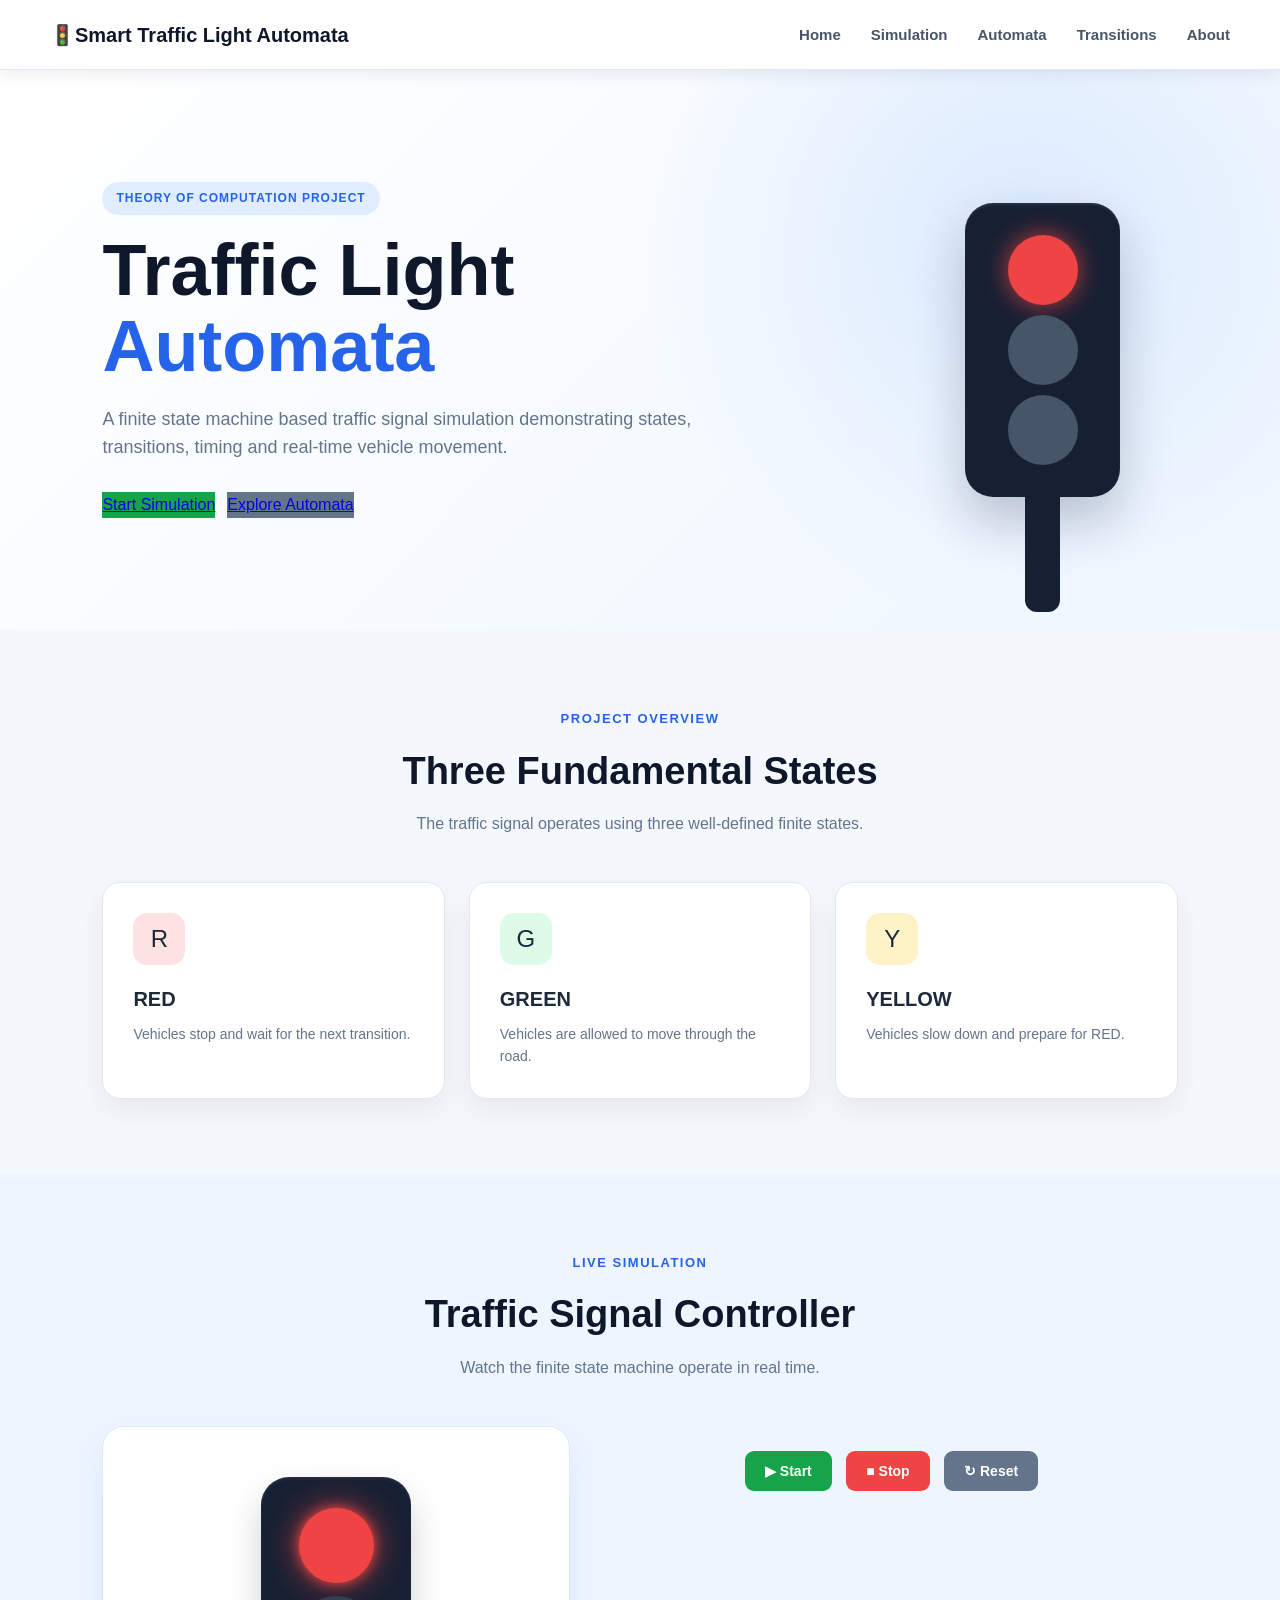
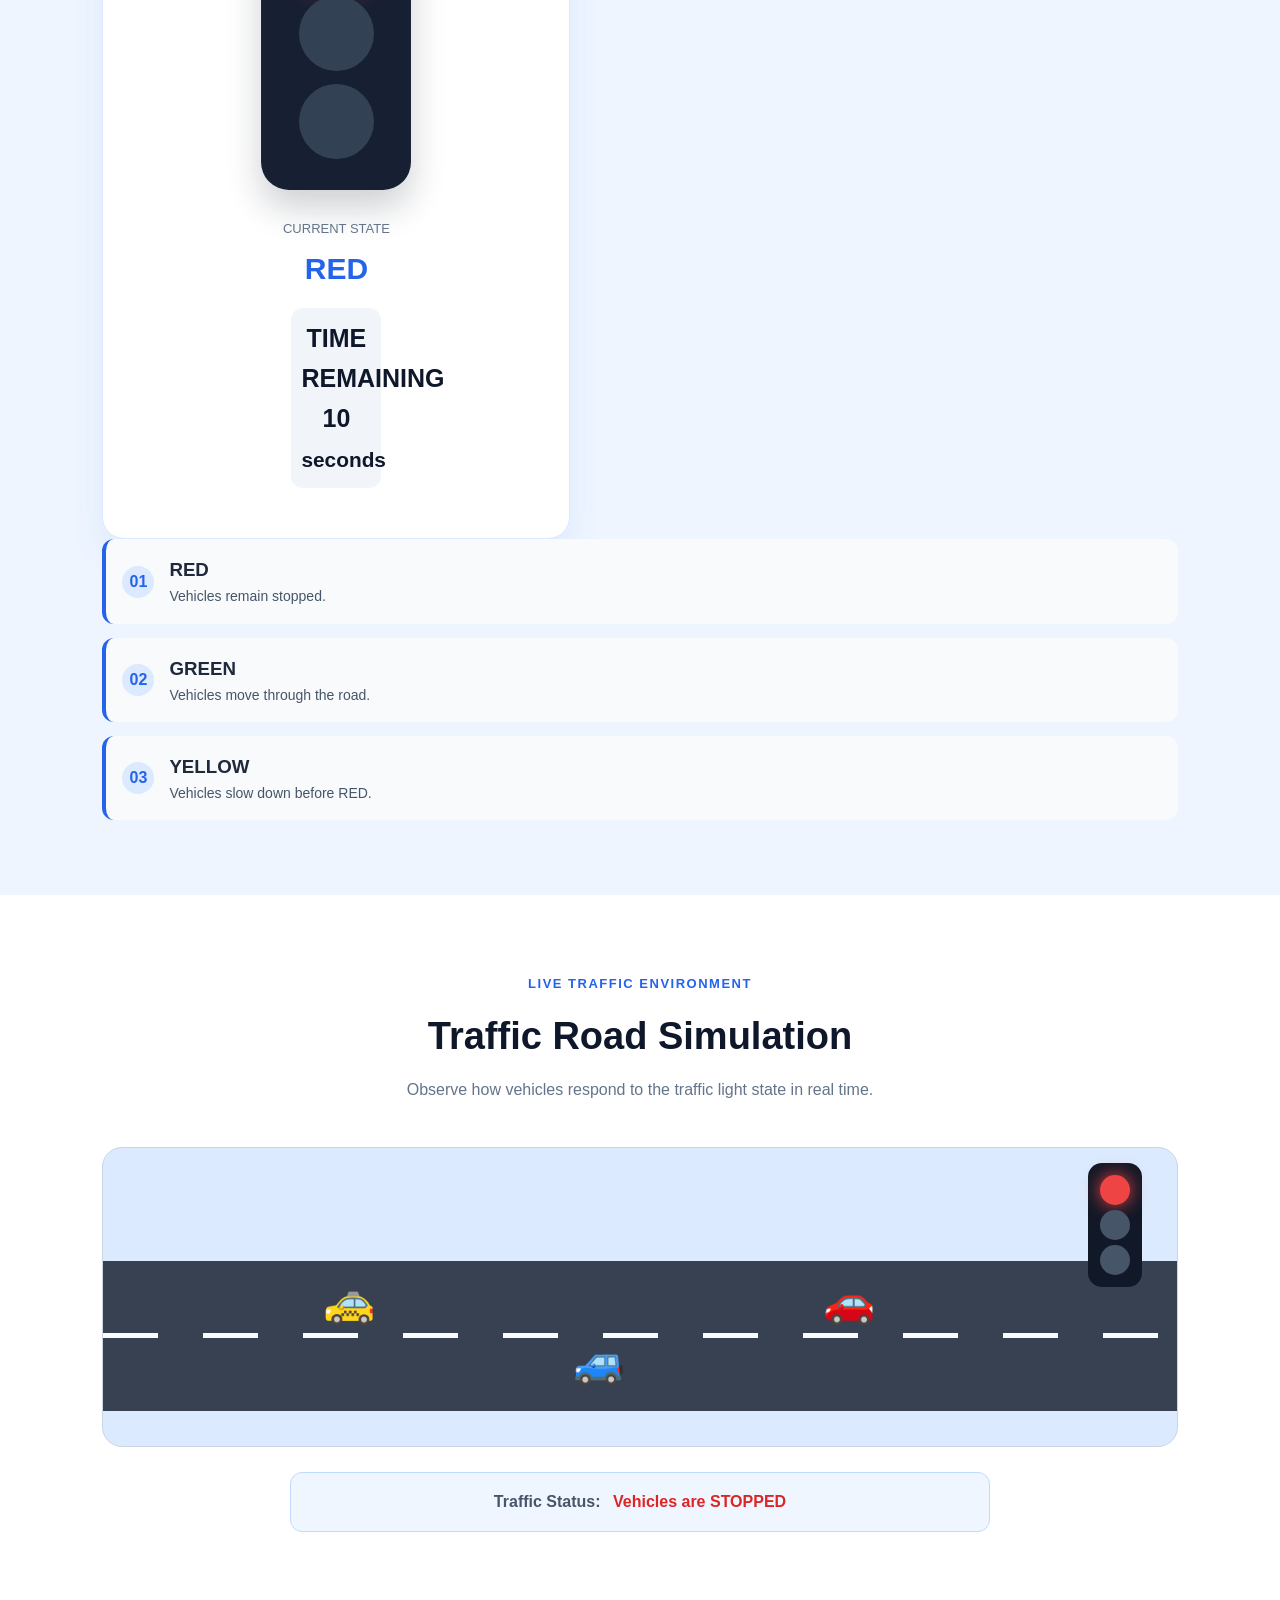
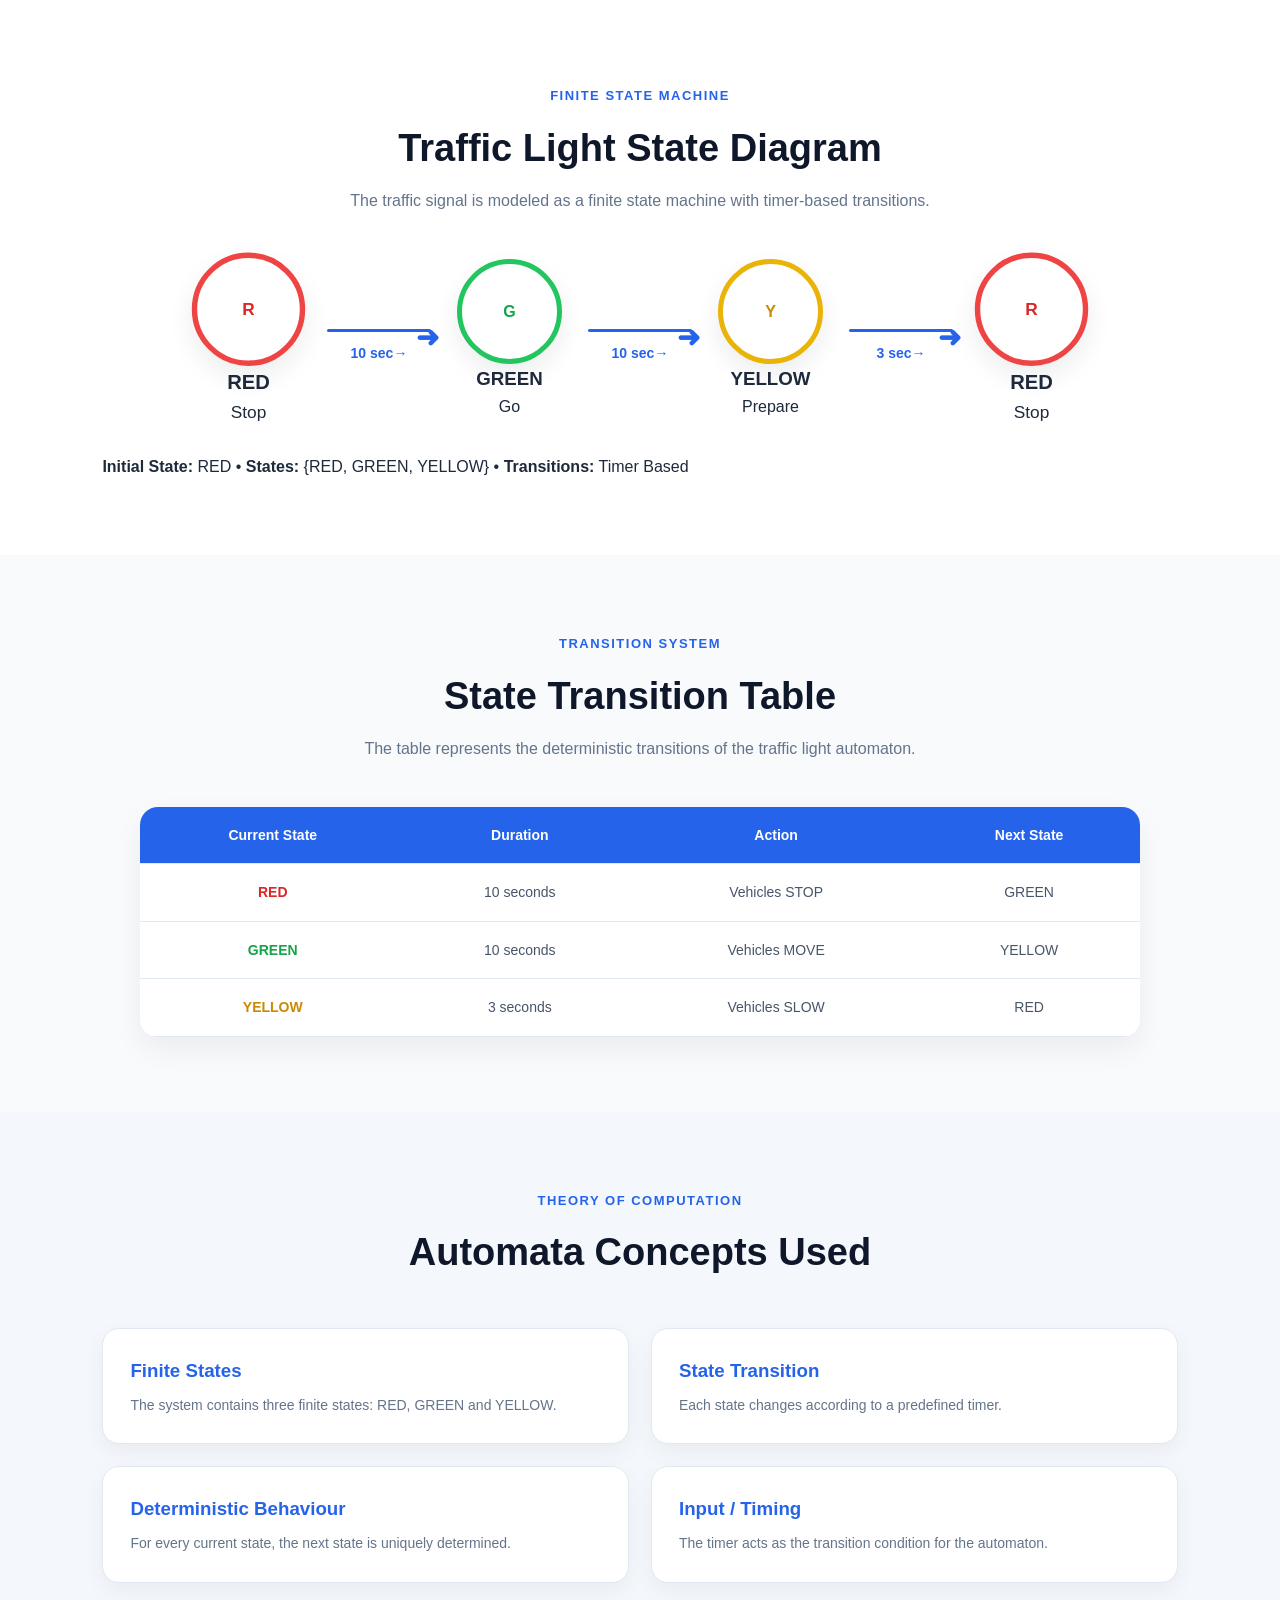
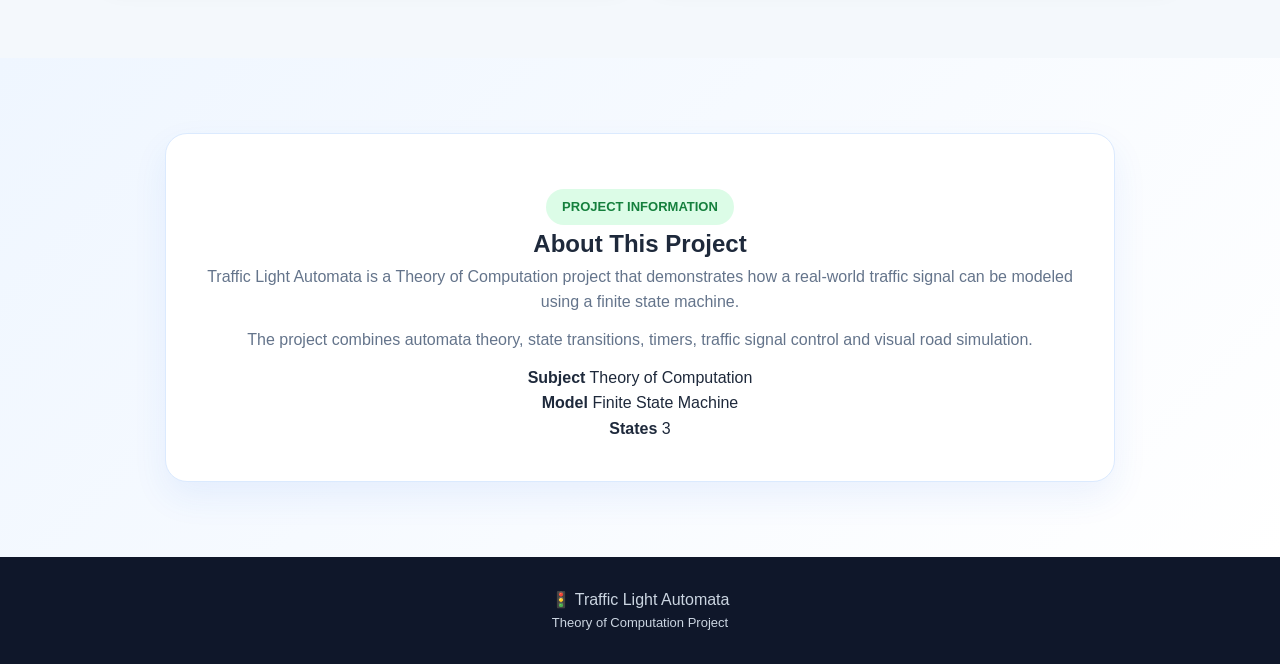
<file: index.html>
<!DOCTYPE html>
<html lang="en">

<head>
    <meta name="google-site-verification" content="T9aRC25wmuDdvoOSUS79K2mMBS2fT9k1vPfbIZ90Slk" />
    <meta charset="UTF-8">
    <meta name="viewport" content="width=device-width, initial-scale=1.0">

    <title>Smart Traffic Light Automata</title>

    <link rel="stylesheet" href="style.css">
</head>

<body>

    <!-- ================= NAVBAR ================= -->

    <nav class="navbar">

        <div class="logo">
            🚦Smart Traffic Light Automata
        </div>

        <div class="nav-links">
            <a href="#home">Home</a>
            <a href="#simulation">Simulation</a>
            <a href="#automata">Automata</a>
            <a href="#transition">Transitions</a>
            <a href="#about">About</a>
        </div>

    </nav>


    <!-- ================= HERO ================= -->

    <section class="hero" id="home">

        <div class="hero-content">

            <span class="badge">
                THEORY OF COMPUTATION PROJECT
            </span>

            <h1>
                Traffic Light
                <span>Automata</span>
            </h1>

            <p>
                A finite state machine based traffic signal
                simulation demonstrating states, transitions,
                timing and real-time vehicle movement.
            </p>

            <div class="hero-buttons">

                <a href="#simulation" class="start-btn">
                    Start Simulation
                </a>

                <a href="#automata" class="reset-btn">
                    Explore Automata
                </a>

            </div>

        </div>


        <div class="hero-visual">

            <div class="hero-signal">

                <div class="mini-light" id="hero-red"></div>
                <div class="mini-light" id="hero-yellow"></div>
                <div class="mini-light" id="hero-green"></div>

            </div>

        </div>

    </section>


    <!-- ================= OVERVIEW ================= -->

    <section class="info-section">

        <div class="section-heading">

            <span>PROJECT OVERVIEW</span>

            <h2>Three Fundamental States</h2>

            <p>
                The traffic signal operates using three
                well-defined finite states.
            </p>

        </div>


        <div class="info-grid">

            <div class="info-card">

                <div class="info-icon red-icon">
                    R
                </div>

                <h3>RED</h3>

                <p>
                    Vehicles stop and wait for the next transition.
                </p>

            </div>


            <div class="info-card">

                <div class="info-icon green-icon">
                    G
                </div>

                <h3>GREEN</h3>

                <p>
                    Vehicles are allowed to move through the road.
                </p>

            </div>


            <div class="info-card">

                <div class="info-icon yellow-icon">
                    Y
                </div>

                <h3>YELLOW</h3>

                <p>
                    Vehicles slow down and prepare for RED.
                </p>

            </div>

        </div>

    </section>


    <!-- ================= SIMULATION ================= -->

    <section class="simulation-section" id="simulation">

        <div class="section-heading">

            <span>LIVE SIMULATION</span>

            <h2>Traffic Signal Controller</h2>

            <p>
                Watch the finite state machine operate in real time.
            </p>

        </div>


        <div class="simulation-container">

            <div class="simulation-card">

                <div class="traffic-light">

                    <div class="light" id="red"></div>

                    <div class="light" id="yellow"></div>

                    <div class="light" id="green"></div>

                </div>


                <div class="state-display">

                    <span class="current-label">
                        CURRENT STATE
                    </span>

                    <h2 id="currentState">
                        RED
                    </h2>

                    <div class="timer-box">

                        <span>TIME REMAINING</span>

                        <strong id="timer">
                            10
                        </strong>

                        <small>seconds</small>

                    </div>

                </div>

            </div>


            <div class="controls">

                <button class="start-btn" onclick="startSimulation()">
                    ▶ Start
                </button>

                <button class="stop-btn" onclick="stopSimulation()">
                    ■ Stop
                </button>

                <button class="reset-btn" onclick="resetSimulation()">
                    ↻ Reset
                </button>

            </div>

        </div>


        <div class="rules">

            <div class="rule">

                <div class="rule-number">01</div>

                <div>
                    <h3>RED</h3>
                    <p>Vehicles remain stopped.</p>
                </div>

            </div>


            <div class="rule">

                <div class="rule-number">02</div>

                <div>
                    <h3>GREEN</h3>
                    <p>Vehicles move through the road.</p>
                </div>

            </div>


            <div class="rule">

                <div class="rule-number">03</div>

                <div>
                    <h3>YELLOW</h3>
                    <p>Vehicles slow down before RED.</p>
                </div>

            </div>

        </div>

    </section>


    <!-- ================= ROAD ================= -->

    <section class="road-section" id="road">

        <div class="section-heading">

            <span>LIVE TRAFFIC ENVIRONMENT</span>

            <h2>Traffic Road Simulation</h2>

            <p>
                Observe how vehicles respond to the traffic
                light state in real time.
            </p>

        </div>


        <div class="road-container">

            <div class="road-signal">

                <div class="road-signal-box">

                    <div class="road-light active" id="road-red">
                    </div>

                    <div class="road-light" id="road-yellow">
                    </div>

                    <div class="road-light" id="road-green">
                    </div>

                </div>

            </div>


            <div class="road">

                <div class="road-line"></div>

                <div class="car car-one">
                    🚗
                </div>

                <div class="car car-two">
                    🚙
                </div>

                <div class="car car-three">
                    🚕
                </div>

            </div>

        </div>


        <div class="traffic-status">

            <strong>Traffic Status:</strong>

            <span id="trafficStatus">
                Vehicles are STOPPED
            </span>

        </div>

    </section>


    <!-- ================= FSM ================= -->

    <section class="fsm-section" id="automata">

        <div class="section-heading">

            <span>FINITE STATE MACHINE</span>

            <h2>Traffic Light State Diagram</h2>

            <p>
                The traffic signal is modeled as a finite
                state machine with timer-based transitions.
            </p>

        </div>


        <div class="fsm-diagram">


            <!-- RED -->

            <div class="fsm-state red-node" id="fsm-red">

                <div class="node-circle">
                    R
                </div>

                <h3>RED</h3>

                <p>Stop</p>

            </div>


            <!-- RED → GREEN -->

            <div class="transition-arrow" id="arrow-red-green">

                <span>
                    10 sec
                </span>

                <strong>
                    →
                </strong>

            </div>


            <!-- GREEN -->

            <div class="fsm-state green-node" id="fsm-green">

                <div class="node-circle">
                    G
                </div>

                <h3>GREEN</h3>

                <p>Go</p>

            </div>


            <!-- GREEN → YELLOW -->

            <div class="transition-arrow" id="arrow-green-yellow">

                <span>
                    10 sec
                </span>

                <strong>
                    →
                </strong>

            </div>


            <!-- YELLOW -->

            <div class="fsm-state yellow-node" id="fsm-yellow">

                <div class="node-circle">
                    Y
                </div>

                <h3>YELLOW</h3>

                <p>Prepare</p>

            </div>


            <!-- YELLOW → RED -->

            <div class="transition-arrow" id="arrow-yellow-red">

                <span>
                    3 sec
                </span>

                <strong>
                    →
                </strong>

            </div>


            <!-- RED -->

            <div class="fsm-state red-node">

                <div class="node-circle">
                    R
                </div>

                <h3>RED</h3>

                <p>Stop</p>

            </div>

        </div>


        <!-- FORMAL FSM -->

        <div class="fsm-formula">

            <strong>Initial State:</strong>
            RED

            <span>•</span>

            <strong>States:</strong>
            {RED, GREEN, YELLOW}

            <span>•</span>

            <strong>Transitions:</strong>
            Timer Based

        </div>

    </section>


    <!-- ================= TRANSITION TABLE ================= -->

    <section class="table-section" id="transition">

        <div class="section-heading">

            <span>TRANSITION SYSTEM</span>

            <h2>State Transition Table</h2>

            <p>
                The table represents the deterministic
                transitions of the traffic light automaton.
            </p>

        </div>


        <div class="table-wrapper">

            <table>

                <thead>

                    <tr>

                        <th>Current State</th>
                        <th>Duration</th>
                        <th>Action</th>
                        <th>Next State</th>

                    </tr>

                </thead>


                <tbody>

                    <tr>

                        <td>
                            <span class="status-red">
                                RED
                            </span>
                        </td>

                        <td>
                            10 seconds
                        </td>

                        <td>
                            Vehicles STOP
                        </td>

                        <td>
                            GREEN
                        </td>

                    </tr>


                    <tr>

                        <td>
                            <span class="status-green">
                                GREEN
                            </span>
                        </td>

                        <td>
                            10 seconds
                        </td>

                        <td>
                            Vehicles MOVE
                        </td>

                        <td>
                            YELLOW
                        </td>

                    </tr>


                    <tr>

                        <td>
                            <span class="status-yellow">
                                YELLOW
                            </span>
                        </td>

                        <td>
                            3 seconds
                        </td>

                        <td>
                            Vehicles SLOW
                        </td>

                        <td>
                            RED
                        </td>

                    </tr>

                </tbody>

            </table>

        </div>

    </section>


    <!-- ================= CONCEPTS ================= -->

    <section class="concepts-section">

        <div class="section-heading">

            <span>THEORY OF COMPUTATION</span>

            <h2>Automata Concepts Used</h2>

        </div>


        <div class="concepts-grid">

            <div class="concept-card">

                <h3>Finite States</h3>

                <p>
                    The system contains three finite states:
                    RED, GREEN and YELLOW.
                </p>

            </div>


            <div class="concept-card">

                <h3>State Transition</h3>

                <p>
                    Each state changes according to a
                    predefined timer.
                </p>

            </div>


            <div class="concept-card">

                <h3>Deterministic Behaviour</h3>

                <p>
                    For every current state, the next state
                    is uniquely determined.
                </p>

            </div>


            <div class="concept-card">

                <h3>Input / Timing</h3>

                <p>
                    The timer acts as the transition
                    condition for the automaton.
                </p>

            </div>

        </div>

    </section>


    <!-- ================= ABOUT ================= -->

    <section class="about-section" id="about">

        <div class="about-card">

            <span class="project-tag">
                PROJECT INFORMATION
            </span>

            <h2>
                About This Project
            </h2>

            <p>
                Traffic Light Automata is a Theory of
                Computation project that demonstrates how
                a real-world traffic signal can be modeled
                using a finite state machine.
            </p>

            <p>
                The project combines automata theory,
                state transitions, timers, traffic signal
                control and visual road simulation.
            </p>


            <div class="project-details">

                <div>

                    <strong>Subject</strong>

                    <span>
                        Theory of Computation
                    </span>

                </div>


                <div>

                    <strong>Model</strong>

                    <span>
                        Finite State Machine
                    </span>

                </div>


                <div>

                    <strong>States</strong>

                    <span>
                        3
                    </span>

                </div>

            </div>

        </div>

    </section>


    <!-- ================= FOOTER ================= -->

    <footer>

        <div>
            🚦 Traffic Light Automata
        </div>

        <p>
            Theory of Computation Project
        </p>

    </footer>


    <script src="script.js"></script>

</body>

</html>
</file>
<file: style.css>
/* ================================
   GLOBAL RESET
================================ */

* {
    margin: 0;
    padding: 0;
    box-sizing: border-box;
}

html {
    scroll-behavior: smooth;
}

body {
    font-family: "Segoe UI", Arial, sans-serif;
    background: #f4f8fc;
    color: #1e293b;
    line-height: 1.6;
}


/* ================================
   NAVIGATION BAR
================================ */

.navbar {
    position: sticky;
    top: 0;
    z-index: 1000;

    display: flex;
    justify-content: space-between;
    align-items: center;

    padding: 16px 7%;

    background: rgba(255, 255, 255, 0.96);
    border-bottom: 1px solid #e2e8f0;

    box-shadow: 0 4px 18px rgba(30, 64, 175, 0.06);
}

.logo {
    font-size: 22px;
    font-weight: 800;
    color: #2563eb;
}

.nav-links {
    display: flex;
    gap: 28px;
    list-style: none;
}

.nav-links a {
    text-decoration: none;
    color: #475569;
    font-size: 14px;
    font-weight: 600;

    transition: 0.25s;
}

.nav-links a:hover {
    color: #2563eb;
}


/* ================================
   HERO SECTION
================================ */

.hero {
    min-height: 560px;

    display: flex;
    align-items: center;
    justify-content: space-between;

    gap: 60px;

    padding: 80px 8%;

    background:
        radial-gradient(circle at 80% 30%, #dbeafe 0%, transparent 35%),
        linear-gradient(135deg, #ffffff, #eef6ff);
}

.hero-content {
    max-width: 650px;
}

.badge {
    display: inline-block;

    padding: 7px 14px;
    margin-bottom: 18px;

    border-radius: 30px;

    background: #e0ecff;
    color: #2563eb;

    font-size: 12px;
    font-weight: 800;
    letter-spacing: 1px;
}

.hero h1 {
    font-size: clamp(42px, 6vw, 72px);
    line-height: 1.05;

    margin-bottom: 20px;

    color: #0f172a;
}

.hero h1 span {
    color: #2563eb;
}

.hero p {
    max-width: 600px;

    color: #64748b;
    font-size: 18px;

    margin-bottom: 30px;
}

.hero-buttons {
    display: flex;
    gap: 12px;
    flex-wrap: wrap;
}

.primary-btn,
.secondary-btn {
    display: inline-block;

    padding: 13px 24px;

    border-radius: 10px;

    text-decoration: none;

    font-weight: 700;
    font-size: 14px;

    transition: 0.25s;
}

.primary-btn {
    background: #2563eb;
    color: white;

    box-shadow: 0 8px 20px rgba(37, 99, 235, 0.22);
}

.primary-btn:hover {
    transform: translateY(-3px);
    background: #1d4ed8;
}

.secondary-btn {
    background: white;
    color: #2563eb;
    border: 1px solid #bfdbfe;
}

.secondary-btn:hover {
    transform: translateY(-3px);
    background: #eff6ff;
}


/* ================================
   HERO TRAFFIC SIGNAL
================================ */

.hero-visual {
    display: flex;
    justify-content: center;
    align-items: center;

    min-width: 270px;
}

.hero-signal {
    width: 155px;
    padding: 22px 18px;

    background: #172033;

    border-radius: 28px;

    box-shadow:
        0 25px 50px rgba(15, 23, 42, 0.22),
        inset 0 2px 2px rgba(255, 255, 255, 0.08);

    position: relative;
}

.hero-signal::after {
    content: "";

    position: absolute;

    width: 35px;
    height: 120px;

    background: #172033;

    bottom: -115px;
    left: 60px;

    border-radius: 0 0 12px 12px;
}

.mini-light {
    width: 70px;
    height: 70px;

    margin: 10px auto;

    border-radius: 50%;

    background: #334155;

    transition: 0.4s;
}

#hero-red {
    background: #ef4444;
    box-shadow: 0 0 28px rgba(239, 68, 68, 0.75);
}

#hero-yellow {
    background: #475569;
}

#hero-green {
    background: #475569;
}


/* ================================
   MAIN SECTIONS
================================ */

section {
    padding: 75px 8%;
}

.section-heading {
    max-width: 700px;
    margin: 0 auto 45px;

    text-align: center;
}

.section-heading span {
    color: #2563eb;

    font-size: 13px;
    font-weight: 800;

    letter-spacing: 1.5px;
    text-transform: uppercase;
}

.section-heading h2 {
    margin: 10px 0;

    font-size: 38px;
    color: #0f172a;
}

.section-heading p {
    color: #64748b;
}


/* ================================
   OVERVIEW CARDS
================================ */

.info-grid {
    max-width: 1100px;
    margin: auto;

    display: grid;
    grid-template-columns: repeat(3, 1fr);

    gap: 24px;
}

.info-card {
    padding: 30px;

    background: white;

    border-radius: 18px;

    border: 1px solid #e2e8f0;

    box-shadow: 0 12px 30px rgba(15, 23, 42, 0.06);

    transition: 0.3s;
}

.info-card:hover {
    transform: translateY(-7px);

    box-shadow: 0 18px 35px rgba(37, 99, 235, 0.12);
}

.info-icon {
    width: 52px;
    height: 52px;

    display: flex;
    align-items: center;
    justify-content: center;

    margin-bottom: 18px;

    border-radius: 14px;

    font-size: 24px;
}

.red-icon {
    background: #fee2e2;
}

.green-icon {
    background: #dcfce7;
}

.yellow-icon {
    background: #fef3c7;
}

.info-card h3 {
    margin-bottom: 8px;

    font-size: 20px;
}

.info-card p {
    color: #64748b;
    font-size: 14px;
}


/* ================================
   SIMULATION SECTION
================================ */

.simulation-section {
    background: #eef5ff;
}

.simulation-container {
    max-width: 1100px;
    margin: auto;

    display: grid;
    grid-template-columns: 0.9fr 1.1fr;

    gap: 35px;
}

.simulation-card,
.state-card {
    background: white;

    border-radius: 22px;

    padding: 35px;

    border: 1px solid #dbeafe;

    box-shadow: 0 15px 35px rgba(37, 99, 235, 0.08);
}

.simulation-card h3,
.state-card h3 {
    margin-bottom: 25px;

    font-size: 22px;
}


/* ================================
   TRAFFIC LIGHT
================================ */

.traffic-light {
    width: 150px;

    padding: 18px;

    margin: 15px auto 25px;

    background: #172033;

    border-radius: 28px;

    box-shadow:
        0 18px 35px rgba(15, 23, 42, 0.2),
        inset 0 2px 3px rgba(255, 255, 255, 0.08);
}

.light {
    width: 75px;
    height: 75px;

    margin: 13px auto;

    border-radius: 50%;

    background: #334155;

    transition: 0.35s;
}

#red.active {
    background: #ef4444;
    box-shadow:
        0 0 12px #ef4444,
        0 0 35px rgba(239, 68, 68, 0.75);
}

#yellow.active {
    background: #facc15;
    box-shadow:
        0 0 12px #facc15,
        0 0 35px rgba(250, 204, 21, 0.75);
}

#green.active {
    background: #22c55e;
    box-shadow:
        0 0 12px #22c55e,
        0 0 35px rgba(34, 197, 94, 0.75);
}


/* ================================
   STATE + TIMER
================================ */

.state-display {
    text-align: center;
}

.current-label {
    color: #64748b;
    font-size: 13px;
}

#currentState {
    margin: 5px 0;

    font-size: 30px;
    font-weight: 800;

    color: #2563eb;
}

.timer-box {
    margin: 15px auto;

    width: 90px;
    padding: 10px;

    border-radius: 12px;

    background: #f1f5f9;

    font-size: 25px;
    font-weight: 800;

    color: #0f172a;
}


/* ================================
   BUTTONS
================================ */

.controls {
    text-align: center;

    margin-top: 20px;
}

button {
    border: none;

    padding: 12px 20px;
    margin: 5px;

    border-radius: 9px;

    color: white;

    font-size: 14px;
    font-weight: 700;

    cursor: pointer;

    transition: 0.25s;
}

button:hover {
    transform: translateY(-2px);
}

.start-btn {
    background: #16a34a;
}

.stop-btn {
    background: #ef4444;
}

.reset-btn {
    background: #64748b;
}


/* ================================
   RULES
================================ */

.rules {
    display: flex;
    flex-direction: column;

    gap: 14px;
}

.rule {
    display: flex;
    align-items: center;

    gap: 15px;

    padding: 16px;

    border-radius: 12px;

    background: #f8fafc;

    border-left: 4px solid #2563eb;
}

.rule-number {
    min-width: 32px;
    height: 32px;

    display: flex;
    align-items: center;
    justify-content: center;

    border-radius: 50%;

    background: #dbeafe;
    color: #2563eb;

    font-weight: 800;
}

.rule p {
    color: #475569;
    font-size: 14px;
}


/* ================================
   FSM DIAGRAM
================================ */

.fsm-section {
    background: white;
}

.fsm-diagram {
    max-width: 1000px;

    margin: 35px auto;

    display: flex;

    align-items: center;
    justify-content: center;

    gap: 18px;

    flex-wrap: wrap;
}

.fsm-state {
    text-align: center;
}

.node-circle {
    width: 105px;
    height: 105px;

    display: flex;
    align-items: center;
    justify-content: center;

    border-radius: 50%;

    background: white;

    font-size: 16px;
    font-weight: 800;

    box-shadow: 0 10px 25px rgba(15, 23, 42, 0.08);
}

.red-node .node-circle {
    border: 5px solid #ef4444;
    color: #dc2626;
}

.green-node .node-circle {
    border: 5px solid #22c55e;
    color: #16a34a;
}

.yellow-node .node-circle {
    border: 5px solid #eab308;
    color: #ca8a04;
}

.transition-arrow {
    font-size: 32px;
    font-weight: 800;

    color: #94a3b8;
}

.state-description {
    margin-top: 10px;

    color: #64748b;
    font-size: 12px;
}


/* ================================
   FORMULA
================================ */

.formula-box {
    max-width: 850px;

    margin: 40px auto 0;

    padding: 25px;

    text-align: center;

    background: #eff6ff;

    border: 1px solid #bfdbfe;

    border-radius: 16px;
}

.formula-box h3 {
    margin-bottom: 10px;

    color: #2563eb;
}

.formula {
    font-family: "Courier New", monospace;

    font-size: 18px;
    font-weight: 700;

    color: #0f172a;
}


/* ================================
   TRANSITION TABLE
================================ */

.table-section {
    background: #f8fafc;
}

.table-wrapper {
    max-width: 1000px;

    margin: auto;

    overflow-x: auto;

    background: white;

    border-radius: 18px;

    box-shadow: 0 12px 30px rgba(15, 23, 42, 0.06);
}

table {
    width: 100%;

    border-collapse: collapse;
}

th,
td {
    padding: 17px;

    text-align: center;

    border-bottom: 1px solid #e2e8f0;
}

th {
    background: #2563eb;

    color: white;

    font-size: 14px;
}

td {
    color: #475569;
    font-size: 14px;
}

tr:hover td {
    background: #eff6ff;
}

.status-red {
    color: #dc2626;
    font-weight: 800;
}

.status-green {
    color: #16a34a;
    font-weight: 800;
}

.status-yellow {
    color: #ca8a04;
    font-weight: 800;
}


/* ================================
   AUTOMATA CONCEPTS
================================ */

.concepts-grid {
    max-width: 1100px;

    margin: auto;

    display: grid;

    grid-template-columns: repeat(2, 1fr);

    gap: 22px;
}

.concept-card {
    padding: 27px;

    background: white;

    border-radius: 17px;

    border: 1px solid #e2e8f0;

    box-shadow: 0 8px 22px rgba(15, 23, 42, 0.05);

    transition: 0.25s;
}

.concept-card:hover {
    transform: translateY(-4px);

    border-color: #bfdbfe;
}

.concept-card h3 {
    margin-bottom: 8px;

    color: #2563eb;
}

.concept-card p {
    color: #64748b;

    font-size: 14px;
}


/* ================================
   ABOUT SECTION
================================ */

.about-section {
    background:
        linear-gradient(135deg, #eff6ff, #ffffff);
}

.about-card {
    max-width: 950px;

    margin: auto;

    padding: 40px;

    background: white;

    border-radius: 22px;

    border: 1px solid #dbeafe;

    box-shadow: 0 15px 35px rgba(37, 99, 235, 0.08);

    text-align: center;
}

.about-card p {
    color: #64748b;

    margin-bottom: 12px;
}

.project-tag {
    display: inline-block;

    margin-top: 15px;

    padding: 8px 16px;

    border-radius: 30px;

    background: #dcfce7;
    color: #15803d;

    font-size: 13px;
    font-weight: 700;
}


/* ================================
   FOOTER
================================ */

footer {
    padding: 30px 8%;

    text-align: center;

    background: #0f172a;

    color: #cbd5e1;
}

footer strong {
    color: white;
}

footer p {
    font-size: 13px;
}


/* ================================
   RESPONSIVE DESIGN
================================ */

@media (max-width: 900px) {

    .hero {
        flex-direction: column;

        text-align: center;

        padding-top: 60px;
    }

    .hero-content {
        max-width: 750px;
    }

    .hero-buttons {
        justify-content: center;
    }

    .info-grid {
        grid-template-columns: 1fr;
    }

    .simulation-container {
        grid-template-columns: 1fr;
    }

    .concepts-grid {
        grid-template-columns: 1fr;
    }
}


@media (max-width: 700px) {

    .navbar {
        padding: 14px 5%;
    }

    .nav-links {
        display: none;
    }

    section {
        padding: 55px 5%;
    }

    .hero {
        padding: 55px 5%;
    }

    .hero h1 {
        font-size: 44px;
    }

    .hero p {
        font-size: 16px;
    }

    .section-heading h2 {
        font-size: 30px;
    }

    .simulation-card,
    .state-card {
        padding: 25px;
    }

    .fsm-diagram {
        flex-direction: column;
    }

    .transition-arrow {
        transform: rotate(90deg);
    }

    .table-wrapper {
        font-size: 13px;
    }
}

/* =========================================
   ROAD SIMULATION
========================================= */

.road-section {
    background: #ffffff;
}

.road-container {
    width: 100%;
    max-width: 1100px;
    height: 300px;
    margin: auto;

    position: relative;

    /* IMPORTANT */
    overflow: hidden;

    border-radius: 20px;
    background: #dbeafe;
    border: 1px solid #cbd5e1;
}


/* =========================================
   ROAD
========================================= */

.road {
    position: absolute;

    left: 0;
    right: 0;
    bottom: 35px;

    height: 150px;

    background: #374151;

    overflow: hidden;
}


/* ROAD LINE */

.road-line {
    position: absolute;

    top: 72px;
    left: 0;

    width: 100%;
    height: 5px;

    background: repeating-linear-gradient(to right,
            #f8fafc 0px,
            #f8fafc 55px,
            transparent 55px,
            transparent 100px);
}


/* =========================================
   ROAD SIGNAL
========================================= */

.road-signal {
    position: absolute;

    right: 40px;
    top: 20px;

    z-index: 50;
}

.road-signal-box {
    background: #111827;

    padding: 10px;

    border-radius: 15px;
}

.road-light {
    width: 32px;
    height: 32px;

    border-radius: 50%;

    background: #475569;

    margin: 5px;

    transition: 0.3s;
}

#road-red.active {
    background: #ef4444;

    box-shadow: 0 0 18px #ef4444;
}

#road-yellow.active {
    background: #facc15;

    box-shadow: 0 0 18px #facc15;
}

#road-green.active {
    background: #22c55e;

    box-shadow: 0 0 18px #22c55e;
}


/* =========================================
   VEHICLES
========================================= */

.car {
    position: absolute !important;

    left: 0 !important;

    z-index: 100;

    display: block !important;
    visibility: visible !important;
    opacity: 1 !important;

    width: 60px;
    height: 45px;

    font-size: 38px;
    line-height: 45px;

    background: transparent !important;

    border: none !important;

    padding: 0 !important;

    margin: 0 !important;

    /* IMPORTANT */
    transition: transform 0.04s linear;

    white-space: nowrap;
}


/* CAR LANES */

.car-one {
    top: 15px !important;
}

.car-two {
    top: 78px !important;
}

.car-three {
    top: 15px !important;
}


/* Traffic status */

.traffic-status {
    max-width: 700px;

    margin: 25px auto 0;

    padding: 16px 20px;

    text-align: center;

    border-radius: 12px;

    background: #eff6ff;

    border: 1px solid #bfdbfe;

    color: #475569;
}

#trafficStatus {
    margin-left: 8px;

    color: #2563eb;

    font-weight: 800;
}


/* Mobile */

@media (max-width: 700px) {

    .road-container {
        height: 300px;
    }

    .road-signal {
        left: 25px;
    }

    .road {
        bottom: 35px;
    }

    .car {
        .car {
            position: absolute;
            z-index: 100;

            left: 300px;
            top: 30px;

            display: block;

            font-size: 32px;
            font-weight: bold;

            color: black;

            background: white;

            padding: 8px 15px;

            border-radius: 10px;

            border: 3px solid red;

            opacity: 1;
            visibility: visible;
        }
    }
}

/* CAR TEST */

.road-container {
    position: relative;
    overflow: hidden;
}

.road {
    position: absolute;
    left: 0;
    right: 0;
    bottom: 45px;
    height: 145px;
    background: #374151;
    overflow: visible;
}

.car {
    position: absolute !important;
    z-index: 999 !important;

    display: block !important;
    visibility: visible !important;
    opacity: 1 !important;

    font-size: 42px !important;

    background: transparent !important;

    padding: 0 !important;

    border: none !important;

    border-radius: 0;
}

.car-one {
    left: 300px !important;
    top: 20px !important;
}

.car-two {
    left: 500px !important;
    top: 80px !important;
}

.car-three {
    left: 700px !important;
    top: 20px !important;
}

/* =========================================
   FIX ROAD TRAFFIC SIGNAL BOX
========================================= */

.road-signal {
    position: absolute !important;
    right: 40px !important;
    top: 20px !important;

    width: 54px !important;
    height: auto !important;

    z-index: 100 !important;
}

.road-signal-box {
    width: 54px !important;
    height: auto !important;

    padding: 8px !important;

    background: #111827 !important;

    border-radius: 15px !important;

    box-sizing: border-box !important;
}

.road-light {
    width: 32px !important;
    height: 32px !important;

    margin: 5px auto !important;
}

/* =========================================
   FINAL ROAD + VEHICLE FIX
========================================= */

.road-container {
    position: relative !important;
    overflow: hidden !important;
}

/* ROAD */
.road {
    position: absolute !important;
    left: 0 !important;
    right: 0 !important;
    bottom: 35px !important;
    height: 150px !important;
    overflow: hidden !important;
    z-index: 1 !important;
}

/* SIGNAL - SMALL BOX */
.road-signal {
    position: absolute !important;
    right: 35px !important;
    top: 15px !important;
    width: 54px !important;
    height: 130px !important;
    z-index: 50 !important;
}

.road-signal-box {
    width: 54px !important;
    padding: 7px !important;
    background: #111827 !important;
    border-radius: 14px !important;
}

.road-light {
    width: 30px !important;
    height: 30px !important;
    margin: 5px auto !important;
}

/* VEHICLES */
.car {
    position: absolute !important;

    left: 0 !important;
    top: auto !important;

    z-index: 20 !important;

    display: block !important;
    visibility: visible !important;
    opacity: 1 !important;

    width: auto !important;
    height: auto !important;

    font-size: 42px !important;
    line-height: 45px !important;

    padding: 0 !important;
    margin: 0 !important;

    background: transparent !important;
    border: none !important;

    transition: none !important;

    white-space: nowrap !important;
}

.car-one {
    top: 18px !important;
}

.car-two {
    top: 78px !important;
}

.car-three {
    top: 18px !important;
}

/* =========================================
   NAVBAR
========================================= */

.navbar {
    position: sticky;
    top: 0;
    z-index: 1000;

    width: 100%;
    min-height: 70px;

    display: flex;
    align-items: center;
    justify-content: space-between;

    padding: 0 50px;

    background: #ffffff;
    border-bottom: 1px solid #e2e8f0;

    box-shadow: 0 4px 15px rgba(15, 23, 42, 0.08);
}

.logo {
    font-size: 20px;
    font-weight: 800;
    color: #0f172a;
    white-space: nowrap;
}

.nav-links {
    display: flex;
    align-items: center;
    gap: 30px;
}

.nav-links a {
    text-decoration: none;
    color: #475569;
    font-size: 15px;
    font-weight: 600;

    transition: 0.25s ease;
}

.nav-links a:hover {
    color: #2563eb;
}

/* Mobile */
@media (max-width: 768px) {

    .navbar {
        padding: 15px 20px;
        flex-direction: column;
        gap: 15px;
    }

    .nav-links {
        gap: 15px;
        flex-wrap: wrap;
        justify-content: center;
    }
}

/* =========================================
   FSM TRANSITION ARROWS
========================================= */

.fsm-diagram {
    display: flex !important;
    align-items: center !important;
    justify-content: center !important;
    gap: 18px !important;
    flex-wrap: nowrap !important;
}

.transition-arrow {
    position: relative !important;

    display: flex !important;
    align-items: center !important;
    justify-content: center !important;

    min-width: 120px !important;
    height: 60px !important;

    color: #2563eb !important;
    font-size: 14px !important;
    font-weight: 700 !important;
}

/* Actual arrow line */
.transition-arrow::before {
    content: "" !important;

    position: absolute !important;
    left: 8px !important;
    right: 8px !important;
    top: 20px !important;

    height: 3px !important;

    background: #2563eb !important;
    border-radius: 10px !important;
}

/* Arrow head */
.transition-arrow::after {
    content: "➜" !important;

    position: absolute !important;
    right: 0 !important;
    top: 7px !important;

    font-size: 28px !important;
    color: #2563eb !important;
}

/* Transition text */
.transition-arrow {
    padding-top: 28px !important;
}
</file>
